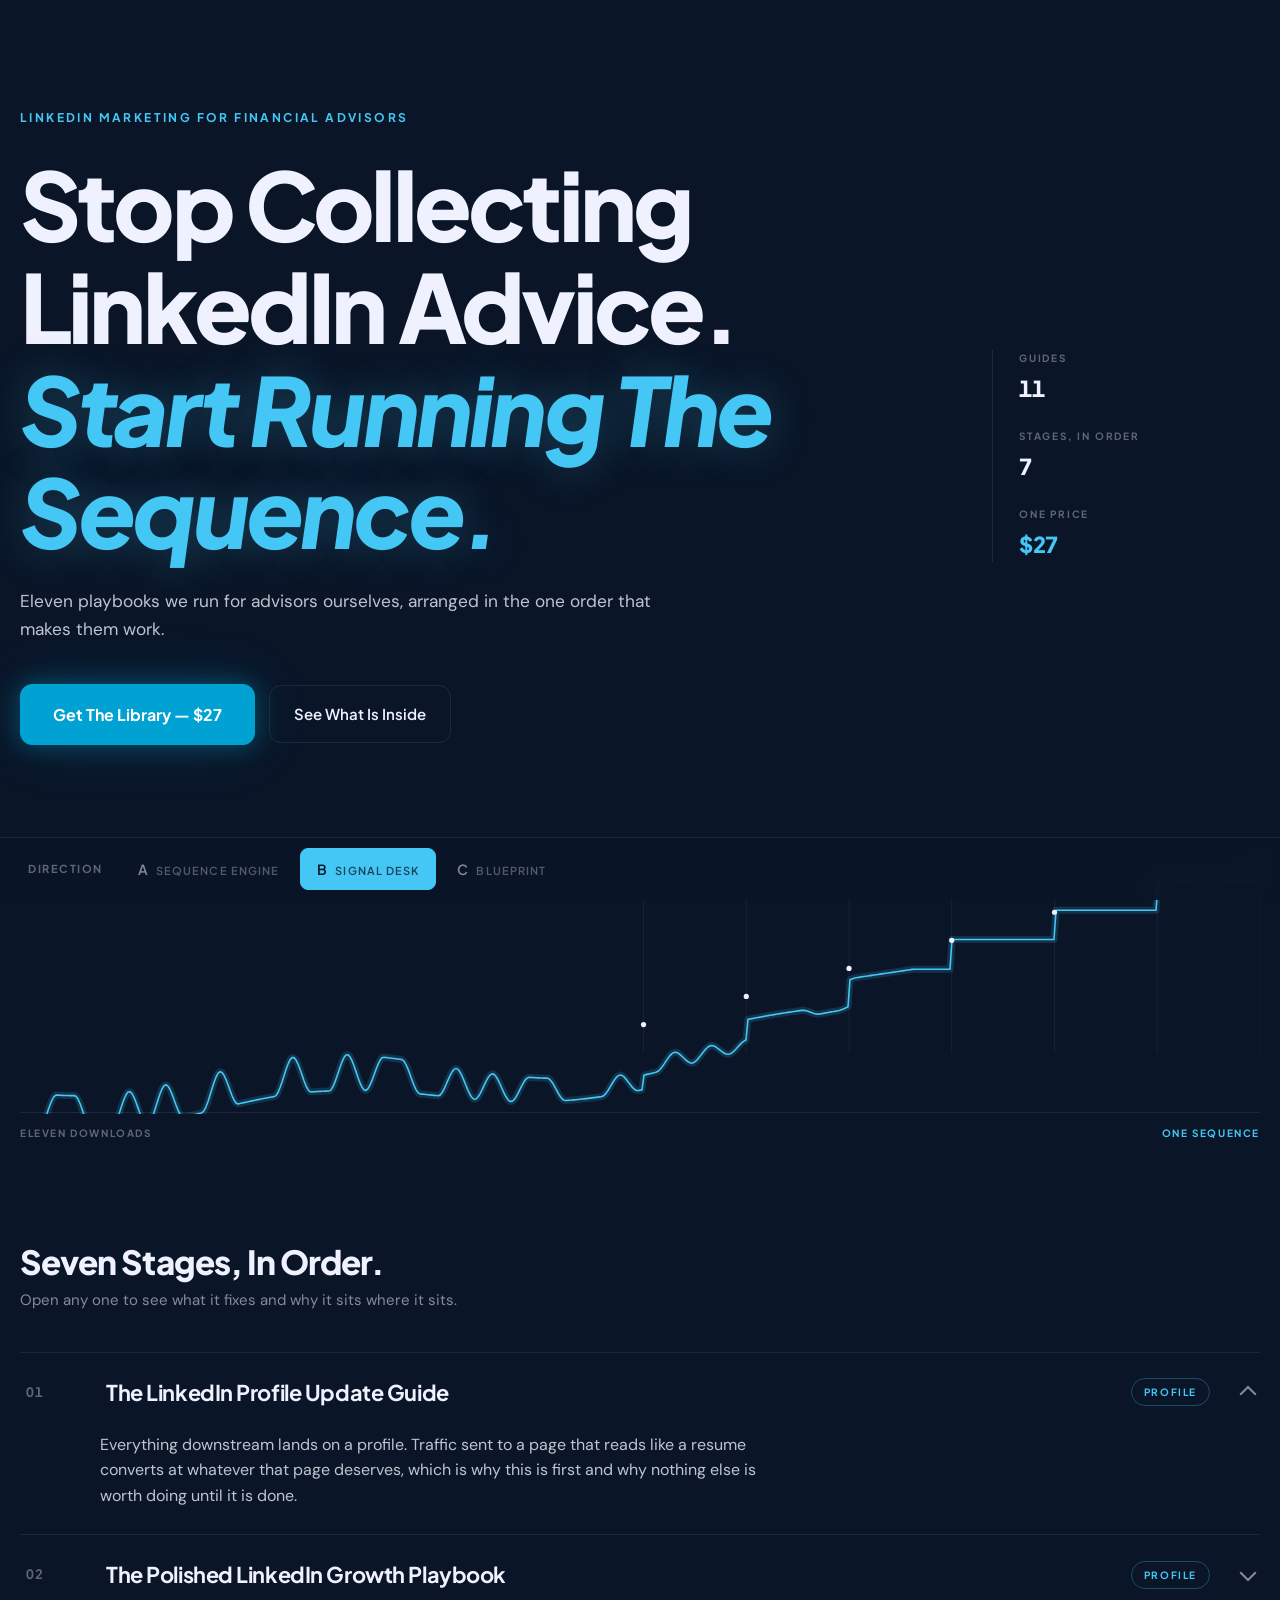
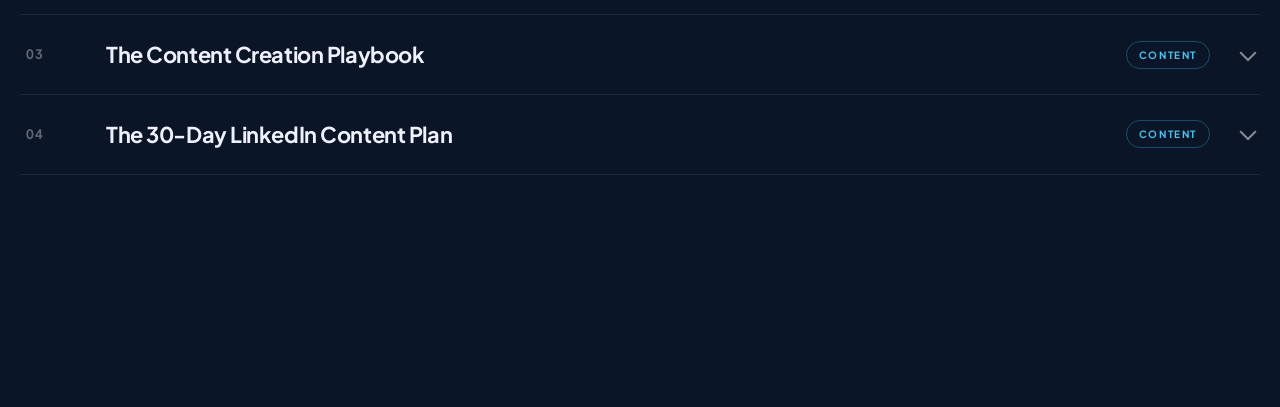
<file: concepts/b.html>
<!doctype html>
<html lang="en">
<head>
<meta charset="utf-8">
<meta name="viewport" content="width=device-width, initial-scale=1">
<title>Direction B — Signal Desk</title>
<meta name="description" content="Concept direction B for the Trained Advisor Library: an editorial console where a live signal trace resolves from noise into an ordered sequence.">
<link rel="preconnect" href="https://fonts.googleapis.com">
<link rel="preconnect" href="https://fonts.gstatic.com" crossorigin>
<link href="https://fonts.googleapis.com/css2?family=Plus+Jakarta+Sans:ital,wght@0,500;0,600;0,700;0,800;1,800&family=DM+Sans:opsz,wght@9..40,300;9..40,400;9..40,500;9..40,600;9..40,700&display=swap" rel="stylesheet">
<link rel="stylesheet" href="concept.css">
<style>
body { background: var(--ta-bg-deep); }

.hero { position: relative; padding: 108px 0 0; overflow: hidden; }
.hero .wrap { position: relative; z-index: 2; }
.hero .grid {
  display: grid; grid-template-columns: minmax(0, 1fr) 268px;
  gap: clamp(28px, 5vw, 76px); align-items: end;
}
.hero h1 { font-size: clamp(46px, 7.4vw, 116px); letter-spacing: -0.04em; max-width: 13ch; }
.hero h1 em { display: block; }

/* right rail — the desk's own instrument panel */
.rail { border-left: 1px solid var(--ta-border); padding-left: 26px; }
.rail dl { margin: 0; display: grid; gap: 22px; }
.rail dt {
  font-family: var(--ta-font-head); font-size: 10px; font-weight: 700;
  letter-spacing: .18em; text-transform: uppercase; color: var(--ta-dim); margin-bottom: 5px;
}
.rail dd {
  margin: 0; font-family: var(--ta-font-head); font-size: 22px; font-weight: 800;
  color: var(--ta-heading); font-variant-numeric: tabular-nums; letter-spacing: -0.02em;
}
.rail dd b { color: var(--ta-accent); font-weight: 800; }

/* the trace — noise on the left, an ordered climb on the right */
.trace { position: relative; margin-top: clamp(38px, 5vw, 62px); }
#wave { width: 100%; height: clamp(190px, 24vw, 320px); }
.trace .labs {
  display: flex; justify-content: space-between;
  border-top: 1px solid var(--ta-border); padding-top: 12px; margin-top: -2px;
}
.trace .labs span {
  font-family: var(--ta-font-head); font-size: 10px; font-weight: 700;
  letter-spacing: .16em; text-transform: uppercase; color: var(--ta-dim);
}
.trace .labs span:last-child { color: var(--ta-accent); }

/* console rows — the eleven guides as a working list, no card grid */
.desk { padding: clamp(60px, 8vw, 104px) 0 140px; }
.desk h2 { font-size: clamp(24px, 2.6vw, 34px); margin-bottom: 8px; }
.desk .sub { color: var(--ta-muted); font-size: 15px; margin: 0 0 40px; }
.rows { border-top: 1px solid var(--ta-border); }
.row { border-bottom: 1px solid var(--ta-border); }
.row > button {
  all: unset; box-sizing: border-box; cursor: pointer;
  display: grid; grid-template-columns: 62px minmax(0,1fr) auto 26px;
  align-items: center; gap: 18px; width: 100%; padding: 22px 6px;
  transition: background .18s var(--ta-ease), padding-left .18s var(--ta-ease);
}
.row > button:hover { background: rgba(68,199,244,.045); padding-left: 14px; }
.row > button:focus-visible { outline: 2px solid var(--ta-accent); outline-offset: -2px; }
.row .num {
  font-family: var(--ta-font-head); font-size: 13px; font-weight: 700;
  color: var(--ta-dim); font-variant-numeric: tabular-nums; letter-spacing: .06em;
}
.row .ttl {
  font-family: var(--ta-font-head); font-size: clamp(17px, 1.7vw, 22px);
  font-weight: 700; color: var(--ta-heading); letter-spacing: -0.02em;
}
.row .tag {
  font-family: var(--ta-font-head); font-size: 10px; font-weight: 700;
  letter-spacing: .16em; text-transform: uppercase; color: var(--ta-accent);
  border: 1px solid rgba(68,199,244,.3); border-radius: 100px; padding: 5px 12px;
  white-space: nowrap;
}
.row .chev { width: 12px; height: 12px; border-right: 2px solid var(--ta-muted); border-bottom: 2px solid var(--ta-muted);
  transform: rotate(45deg); transition: transform .25s var(--ta-ease); justify-self: end; margin-bottom: 4px; }
.row[data-open="1"] .chev { transform: rotate(225deg); margin-bottom: -4px; }
.row .body { display: grid; grid-template-rows: 0fr; transition: grid-template-rows .32s var(--ta-ease); }
.row[data-open="1"] .body { grid-template-rows: 1fr; }
.row .body > div { overflow: hidden; }
.row .body p { margin: 0; padding: 0 6px 26px 80px; max-width: 68ch; color: var(--ta-body); }

@media (max-width: 860px) {
  .hero .grid { grid-template-columns: 1fr; align-items: start; }
  .rail { border-left: 0; border-top: 1px solid var(--ta-border); padding-left: 0; padding-top: 26px; }
  .rail dl { grid-template-columns: repeat(3, 1fr); gap: 16px; }
  .row > button { grid-template-columns: 40px minmax(0,1fr) 20px; gap: 12px; row-gap: 10px; }
  .row .tag { grid-column: 2 / 3; justify-self: start; }
  .row .body p { padding-left: 52px; }
}
</style>
</head>
<body>

<main>
  <section class="hero">
    <div class="wrap">
      <p class="eyebrow">LinkedIn Marketing For Financial Advisors</p>
      <div class="grid">
        <h1>Stop Collecting LinkedIn Advice.<em>Start Running The Sequence.</em></h1>
        <div class="rail">
          <dl>
            <div><dt>Guides</dt><dd>11</dd></div>
            <div><dt>Stages, In Order</dt><dd>7</dd></div>
            <div><dt>One Price</dt><dd><b>$27</b></dd></div>
          </dl>
        </div>
      </div>
      <p class="lede">Eleven playbooks we run for advisors ourselves, arranged in the one order that makes them work.</p>
      <div class="cta-row">
        <a class="btn" href="#desk">Get The Library — $27</a>
        <a class="btn-ghost" href="#desk">See What Is Inside</a>
      </div>
      <div class="trace">
        <canvas id="wave" aria-hidden="true"></canvas>
        <div class="labs"><span>Eleven Downloads</span><span>One Sequence</span></div>
      </div>
    </div>
  </section>

  <section class="desk" id="desk">
    <div class="wrap">
      <h2>Seven Stages, In Order.</h2>
      <p class="sub">Open any one to see what it fixes and why it sits where it sits.</p>
      <div class="rows">
        <div class="row" data-open="1">
          <button type="button" aria-expanded="true">
            <span class="num">01</span>
            <span class="ttl">The LinkedIn Profile Update Guide</span>
            <span class="tag">Profile</span>
            <span class="chev" aria-hidden="true"></span>
          </button>
          <div class="body"><div><p>Everything downstream lands on a profile. Traffic sent to a page that reads like a resume converts at whatever that page deserves, which is why this is first and why nothing else is worth doing until it is done.</p></div></div>
        </div>
        <div class="row">
          <button type="button" aria-expanded="false">
            <span class="num">02</span>
            <span class="ttl">The Polished LinkedIn Growth Playbook</span>
            <span class="tag">Profile</span>
            <span class="chev" aria-hidden="true"></span>
          </button>
          <div class="body"><div><p>The settings, the header, the featured section and the proof placement that make a stranger stay past four seconds.</p></div></div>
        </div>
        <div class="row">
          <button type="button" aria-expanded="false">
            <span class="num">03</span>
            <span class="ttl">The Content Creation Playbook</span>
            <span class="tag">Content</span>
            <span class="chev" aria-hidden="true"></span>
          </button>
          <div class="body"><div><p>What to write once the profile can hold the attention it earns. Formats, angles and the hook work that decides whether anyone reads the second line.</p></div></div>
        </div>
        <div class="row">
          <button type="button" aria-expanded="false">
            <span class="num">04</span>
            <span class="ttl">The 30-Day LinkedIn Content Plan</span>
            <span class="tag">Content</span>
            <span class="chev" aria-hidden="true"></span>
          </button>
          <div class="body"><div><p>Thirty days already decided, so the daily question stops being what to post.</p></div></div>
        </div>
      </div>
    </div>
  </section>
</main>

<nav class="sw" aria-label="Concept directions">
  <b>Direction</b>
  <a href="a.html">A <span>Sequence Engine</span></a>
  <a href="b.html" aria-current="page">B <span>Signal Desk</span></a>
  <a href="c.html">C <span>Blueprint</span></a>
</nav>

<script>
(function () {
  // ── expanding console rows
  document.querySelectorAll('.row > button').forEach(function (b) {
    b.addEventListener('click', function () {
      var row = b.parentElement, open = row.dataset.open === '1';
      row.dataset.open = open ? '0' : '1';
      b.setAttribute('aria-expanded', open ? 'false' : 'true');
    });
  });

  // ── the trace: noise on the left, an ordered climb on the right
  var cv = document.getElementById('wave'), ctx = cv.getContext('2d');
  var reduced = window.matchMedia('(prefers-reduced-motion: reduce)').matches;
  var W = 0, H = 0, DPR = Math.min(window.devicePixelRatio || 1, 2);

  function size() {
    W = cv.clientWidth; H = cv.clientHeight;
    cv.width = W * DPR; cv.height = H * DPR;
    ctx.setTransform(DPR, 0, 0, DPR, 0, 0);
  }
  window.addEventListener('resize', size); size();

  // deterministic value noise so the left half is messy but never flickers randomly
  function vn(x, seed) {
    var i = Math.floor(x), f = x - i;
    function h(n) { n = (n << 13) ^ n; return 1 - ((n * (n * n * 15731 + 789221) + 1376312589 & 0x7fffffff) / 1073741824); }
    var a = h(i + seed * 977), b = h(i + 1 + seed * 977);
    var u = f * f * (3 - 2 * f);
    return a * (1 - u) + b * u;
  }

  var STEPS = 7, t = 0;
  function frame() {
    if (!reduced) t += 0.0055;
    ctx.clearRect(0, 0, W, H);
    var base = H * 0.80, top = H * 0.16;

    // horizon + the seven stage gridlines, right half only
    ctx.strokeStyle = 'rgba(255,255,255,0.055)'; ctx.lineWidth = 1;
    for (var s = 1; s <= STEPS; s++) {
      var gx = W * 0.42 + (W * 0.58) * (s / STEPS);
      ctx.beginPath(); ctx.moveTo(gx, top); ctx.lineTo(gx, base); ctx.stroke();
    }

    for (var pass = 0; pass < 2; pass++) {
      ctx.beginPath();
      for (var px = 0; px <= W; px += 2) {
        var u = px / W;
        // order ramps in across the middle: chaos left, stepped climb right
        var order = Math.max(0, Math.min(1, (u - 0.26) / 0.46));
        var noise = (vn(px * 0.055, 1) * 0.62 + vn(px * 0.17, 2) * 0.38);
        var drift = Math.sin(px * 0.012 + t * 2.0) * 0.35;
        var chaos = (noise + drift) * (1 - order);
        var stair = Math.floor(Math.max(0, u - 0.42) / 0.58 * STEPS) / STEPS;
        var climb = -stair * order;
        var breathe = Math.sin(t * 1.4 + stair * 5.0) * 0.012 * order;
        var y = base + (chaos * 0.30 + climb + breathe) * (base - top);
        px === 0 ? ctx.moveTo(px, y) : ctx.lineTo(px, y);
      }
      if (pass === 0) { // one soft underlay for presence, one crisp line on top
        ctx.strokeStyle = 'rgba(68,199,244,0.16)'; ctx.lineWidth = 7;
      } else {
        ctx.strokeStyle = '#44C7F4'; ctx.lineWidth = 1.6;
      }
      ctx.lineJoin = 'round'; ctx.lineCap = 'round'; ctx.stroke();
    }

    // a marker where each stage lands
    for (var s = 1; s <= STEPS; s++) {
      var gx = W * 0.42 + (W * 0.58) * (s / STEPS);
      var gy = base + (-(s / STEPS)) * (base - top);
      ctx.beginPath(); ctx.arc(gx, gy, 2.6, 0, 6.284);
      ctx.fillStyle = '#EFF1FF'; ctx.fill();
    }
    requestAnimationFrame(frame);
  }
  requestAnimationFrame(frame);
})();
</script>
</body>
</html>
</file>
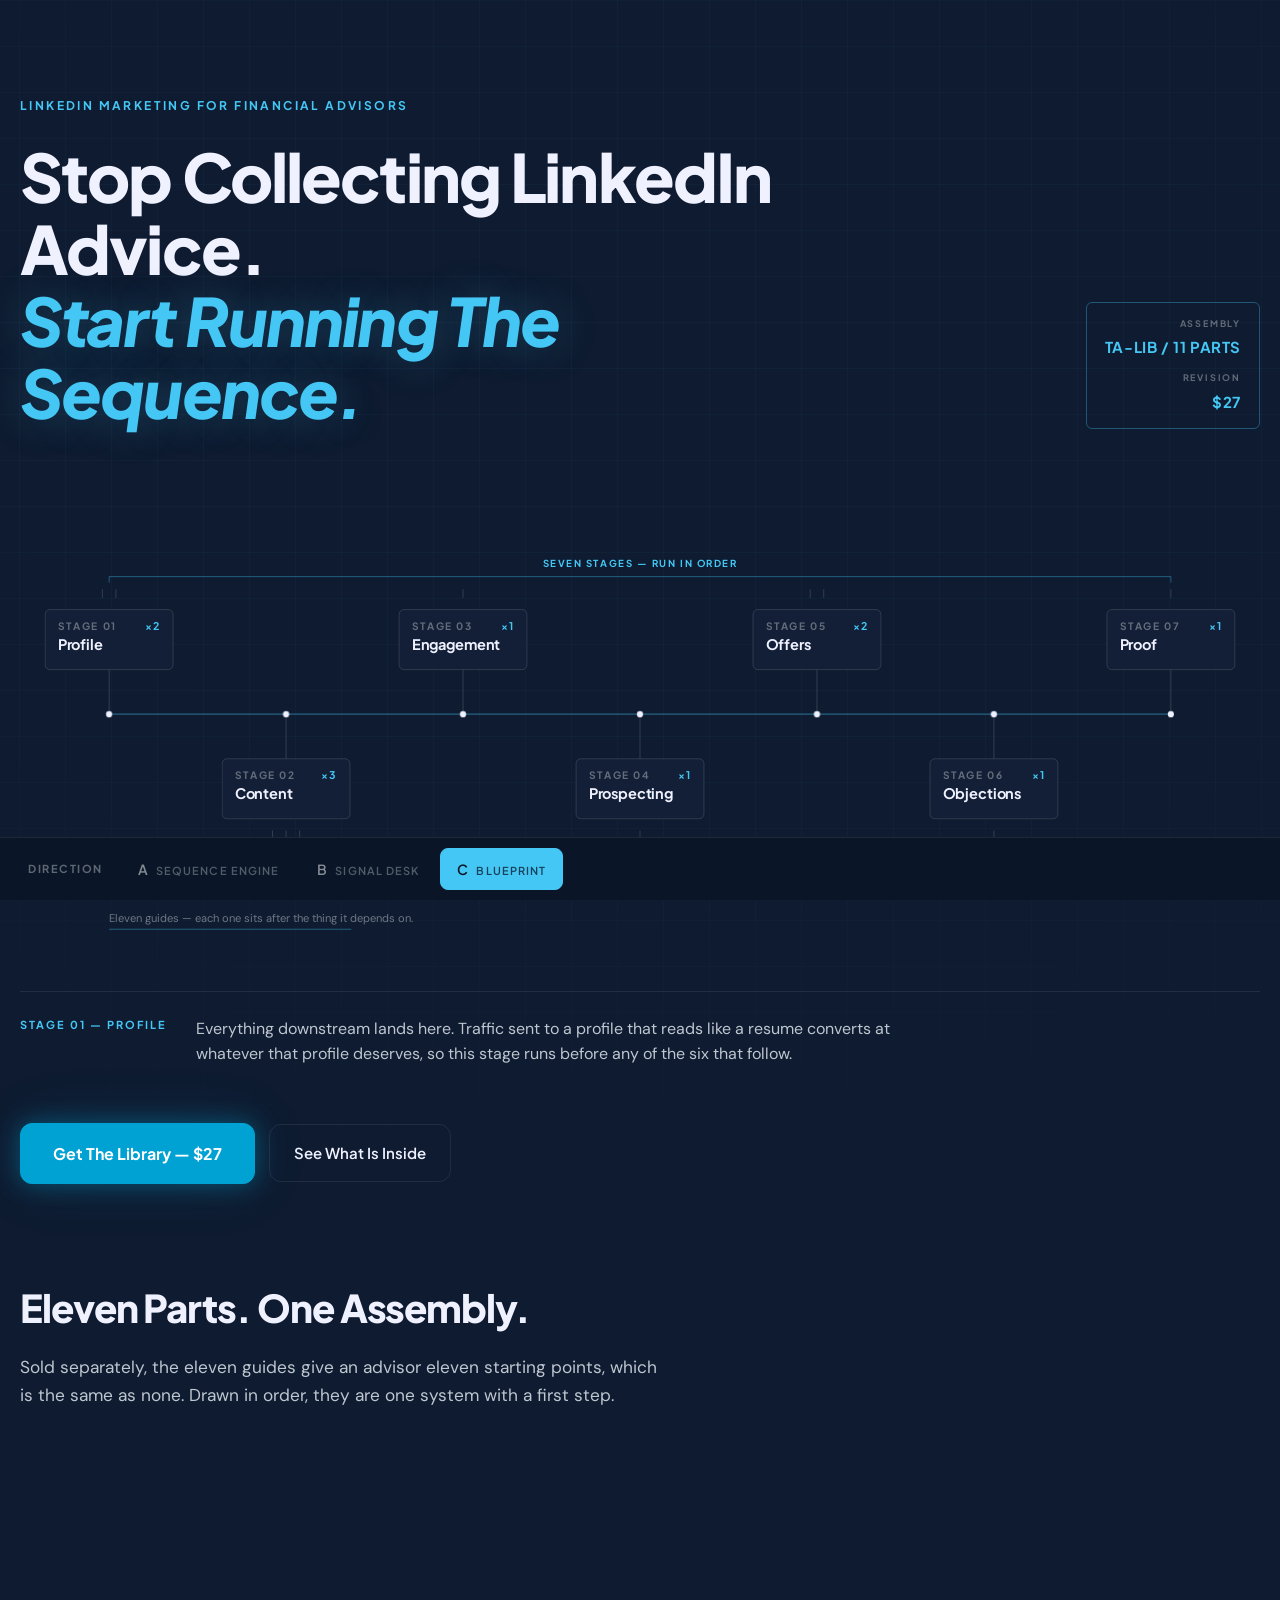
<file: concepts/c.html>
<!doctype html>
<html lang="en">
<head>
<meta charset="utf-8">
<meta name="viewport" content="width=device-width, initial-scale=1">
<title>Direction C — Blueprint</title>
<meta name="description" content="Concept direction C for the Trained Advisor Library: the acquisition system drawn as a technical schematic that plots itself.">
<link rel="preconnect" href="https://fonts.googleapis.com">
<link rel="preconnect" href="https://fonts.gstatic.com" crossorigin>
<link href="https://fonts.googleapis.com/css2?family=Plus+Jakarta+Sans:ital,wght@0,500;0,600;0,700;0,800;1,800&family=DM+Sans:opsz,wght@9..40,300;9..40,400;9..40,500;9..40,600;9..40,700&display=swap" rel="stylesheet">
<link rel="stylesheet" href="concept.css">
<style>
body { background: var(--ta-bg); }

/* the drawing sheet */
.sheet {
  position: relative; padding: 96px 0 0;
  background-image:
    linear-gradient(rgba(68,199,244,.035) 1px, transparent 1px),
    linear-gradient(90deg, rgba(68,199,244,.035) 1px, transparent 1px);
  background-size: 46px 46px;
  background-position: center top;
}
.sheet::after {
  content: ''; position: absolute; inset: 0; pointer-events: none;
  background: radial-gradient(120% 78% at 50% 34%, transparent 42%, var(--ta-bg) 88%);
}
.sheet .wrap { position: relative; z-index: 2; }

.head { display: grid; grid-template-columns: minmax(0,1fr) auto; gap: 40px; align-items: end; }
.head h1 { font-size: clamp(40px, 5.2vw, 78px); max-width: 16ch; }
.head h1 em { display: block; }
.stamp {
  border: 1px solid rgba(68,199,244,.35); border-radius: 6px;
  padding: 14px 18px; text-align: right;
}
.stamp .k {
  font-family: var(--ta-font-head); font-size: 9px; font-weight: 700;
  letter-spacing: .2em; text-transform: uppercase; color: var(--ta-dim); display: block;
}
.stamp .v {
  font-family: var(--ta-font-head); font-size: 15px; font-weight: 700;
  color: var(--ta-accent); letter-spacing: .04em; display: block; margin-top: 4px;
}

/* the schematic */
.plan { margin: clamp(26px, 3.4vw, 44px) 0 0; min-height: 420px; }
.plan svg { width: 100%; height: auto; display: block; overflow: visible; }
.plan .draw { stroke-dasharray: var(--len); stroke-dashoffset: var(--len); animation: plot 1.1s var(--ta-ease) forwards; animation-delay: var(--d, 0s); }
@keyframes plot { to { stroke-dashoffset: 0; } }
.plan .fade { opacity: 0; animation: appear .5s var(--ta-ease) forwards; animation-delay: var(--d, 0s); }
@keyframes appear { to { opacity: 1; } }
@media (prefers-reduced-motion: reduce) {
  .plan .draw { stroke-dashoffset: 0; animation: none; }
  .plan .fade { opacity: 1; animation: none; }
}

.plan .stage { cursor: pointer; }
.plan .stage .hit { fill: transparent; }
.plan .stage .box { fill: #121F36; stroke: rgba(255,255,255,.14); transition: stroke .2s var(--ta-ease), fill .2s var(--ta-ease); }
.plan .stage .lbl { fill: #EFF1FF; font-family: var(--ta-font-head); font-weight: 700; font-size: 15px; letter-spacing: -.01em; }
.plan .stage .idx { fill: rgba(255,255,255,.35); font-family: var(--ta-font-head); font-weight: 700; font-size: 10.5px; letter-spacing: .16em; }
.plan .stage .cnt { fill: #44C7F4; font-family: var(--ta-font-head); font-weight: 700; font-size: 11px; letter-spacing: .1em; }
.plan .stage:hover .box, .plan .stage:focus-visible .box { stroke: #44C7F4; fill: #16263F; }
.plan .stage:focus-visible { outline: none; }
.plan .spine { stroke: rgba(68,199,244,.42); stroke-width: 1.4; fill: none; }
.plan .drop { stroke: rgba(255,255,255,.16); stroke-width: 1; fill: none; }
.plan .dim { stroke: rgba(68,199,244,.4); stroke-width: 1; fill: none; }
.plan .dimtxt { fill: #44C7F4; font-family: var(--ta-font-head); font-weight: 700; font-size: 10px; letter-spacing: .16em; }
.plan .note { fill: rgba(255,255,255,.4); font-family: var(--ta-font-body); font-size: 11.5px; }
.plan .runner { fill: #EFF1FF; }

.detail {
  margin-top: 34px; border-top: 1px solid var(--ta-border); padding-top: 24px;
  display: grid; grid-template-columns: 150px minmax(0,1fr); gap: 26px; align-items: start;
  min-height: 92px;
}
.detail .who {
  font-family: var(--ta-font-head); font-size: 11px; font-weight: 700;
  letter-spacing: .18em; text-transform: uppercase; color: var(--ta-accent);
}
.detail p { margin: 0; max-width: 64ch; }

.closing { padding: clamp(70px, 8vw, 110px) 0 140px; }

@media (max-width: 860px) {
  .head { grid-template-columns: 1fr; align-items: start; }
  .stamp { text-align: left; justify-self: start; }
  .detail { grid-template-columns: 1fr; gap: 10px; }
}
</style>
</head>
<body>

<main>
  <section class="sheet">
    <div class="wrap">
      <p class="eyebrow">LinkedIn Marketing For Financial Advisors</p>
      <div class="head">
        <h1>Stop Collecting LinkedIn Advice.<em>Start Running The Sequence.</em></h1>
        <div class="stamp">
          <span class="k">Assembly</span><span class="v">TA-LIB / 11 PARTS</span>
          <span class="k" style="margin-top:12px">Revision</span><span class="v">$27</span>
        </div>
      </div>

      <div class="plan"><svg id="plan" viewBox="0 0 1280 500" role="img"
        aria-label="Schematic of the seven-stage sequence: Profile, Content, Engagement, Prospecting, Offers, Objections and Proof, carrying eleven guides in order."></svg></div>

      <div class="detail" id="detail">
        <div class="who" id="dWho">Stage 01 — Profile</div>
        <p id="dTxt">Everything downstream lands here. Traffic sent to a profile that reads like a resume converts at whatever that profile deserves, so this stage runs before any of the six that follow.</p>
      </div>

      <div class="cta-row">
        <a class="btn" href="#close">Get The Library — $27</a>
        <a class="btn-ghost" href="#close">See What Is Inside</a>
      </div>
    </div>
  </section>

  <section class="closing" id="close">
    <div class="wrap">
      <h2 style="font-size:clamp(26px,3vw,42px);max-width:20ch">Eleven Parts. One Assembly.</h2>
      <p class="lede">Sold separately, the eleven guides give an advisor eleven starting points, which is the same as none. Drawn in order, they are one system with a first step.</p>
    </div>
  </section>
</main>

<nav class="sw" aria-label="Concept directions">
  <b>Direction</b>
  <a href="a.html">A <span>Sequence Engine</span></a>
  <a href="b.html">B <span>Signal Desk</span></a>
  <a href="c.html" aria-current="page">C <span>Blueprint</span></a>
</nav>

<script>
(function () {
  var NS = 'http://www.w3.org/2000/svg';
  var svg = document.getElementById('plan');
  if (!svg) return;

  var STAGES = [
    { n: 'Profile',     g: 2, t: 'Everything downstream lands here. Traffic sent to a profile that reads like a resume converts at whatever that profile deserves, so this stage runs before any of the six that follow.' },
    { n: 'Content',     g: 3, t: 'What to write once the profile can hold the attention it earns. Three guides, because this is where most advisors stall and quit.' },
    { n: 'Engagement',  g: 1, t: 'Posting is half of it. This is the half that puts a name in front of the same people repeatedly without asking them for anything yet.' },
    { n: 'Prospecting', g: 1, t: 'Only now does reaching out cost nothing to send. The profile holds, the content proves, so the message lands on a warm reader.' },
    { n: 'Offers',      g: 2, t: 'What you actually say when someone replies. Two guides: how to shape the offer, and how to score the one you have.' },
    { n: 'Objections',  g: 1, t: 'The four answers that come back most, and the language that keeps a conversation alive past them.' },
    { n: 'Proof',       g: 1, t: 'The questions that turn a happy client into the asset that shortens every conversation after it.' }
  ];

  function el(t, a) { var e = document.createElementNS(NS, t); for (var k in a) e.setAttribute(k, a[k]); return e; }
  function len(p) { try { return p.getTotalLength(); } catch (e) { return 900; } }

  var W = 1280, L = 92, R = 1188, Y = 250, GAP = (R - L) / (STAGES.length - 1);
  var BW = 132, BH = 62, d = 0;

  // ── dimension line across the whole assembly
  var dimY = 108;
  var dim = el('path', { class: 'dim draw', d: 'M' + L + ' ' + (dimY + 6) + ' V' + dimY + ' H' + R + ' V' + (dimY + 6) });
  svg.appendChild(dim); dim.style.setProperty('--len', len(dim)); dim.style.setProperty('--d', '.15s');
  var dt = el('text', { class: 'dimtxt fade', x: W / 2, y: dimY - 10, 'text-anchor': 'middle' });
  dt.textContent = 'SEVEN STAGES — RUN IN ORDER'; svg.appendChild(dt); dt.style.setProperty('--d', '.9s');

  // ── the spine
  var spine = el('path', { class: 'spine draw', d: 'M' + L + ' ' + Y + ' H' + R });
  svg.appendChild(spine); spine.style.setProperty('--len', len(spine)); spine.style.setProperty('--d', '.3s');

  var nodes = [];
  STAGES.forEach(function (s, i) {
    var x = L + GAP * i, up = i % 2 === 0, by = up ? Y - 46 - BH : Y + 46;
    d = 0.55 + i * 0.11;

    var drop = el('path', { class: 'drop draw', d: 'M' + x + ' ' + Y + ' V' + (up ? by + BH : by) });
    svg.appendChild(drop); drop.style.setProperty('--len', len(drop)); drop.style.setProperty('--d', d + 's');

    var g = el('g', { class: 'stage fade', tabindex: '0', role: 'button',
      'aria-label': 'Stage ' + (i + 1) + ', ' + s.n });
    g.style.setProperty('--d', (d + 0.12) + 's');

    g.appendChild(el('rect', { class: 'box', x: x - BW / 2, y: by, width: BW, height: BH, rx: 5 }));
    var idx = el('text', { class: 'idx', x: x - BW / 2 + 13, y: by + 21 });
    idx.textContent = 'STAGE ' + String(i + 1).padStart(2, '0'); g.appendChild(idx);
    var lbl = el('text', { class: 'lbl', x: x - BW / 2 + 13, y: by + 42 });
    lbl.textContent = s.n; g.appendChild(lbl);
    var cnt = el('text', { class: 'cnt', x: x + BW / 2 - 13, y: by + 21, 'text-anchor': 'end' });
    cnt.textContent = '×' + s.g; g.appendChild(cnt);
    g.appendChild(el('rect', { class: 'hit', x: x - BW / 2, y: by, width: BW, height: BH }));

    // the guide ticks — one short mark per guide in that stage
    for (var k = 0; k < s.g; k++) {
      var tx = x - (s.g - 1) * 7 + k * 14, ty = up ? by - 12 : by + BH + 12;
      var tick = el('path', { class: 'drop draw', d: 'M' + tx + ' ' + ty + ' v' + (up ? -9 : 9) });
      svg.appendChild(tick); tick.style.setProperty('--len', 9); tick.style.setProperty('--d', (d + 0.3) + 's');
    }

    svg.appendChild(g);
    nodes.push({ g: g, x: x, s: s, i: i });
  });

  // ── node markers on the spine
  STAGES.forEach(function (s, i) {
    var c = el('circle', { class: 'runner fade', cx: L + GAP * i, cy: Y, r: 3.2 });
    svg.appendChild(c); c.style.setProperty('--d', (0.6 + i * 0.11) + 's');
  });

  // ── the annotation, drawn like a leader note
  var lead = el('path', { class: 'dim draw', d: 'M' + L + ' ' + (Y + 222) + ' H' + (L + 250) });
  svg.appendChild(lead); lead.style.setProperty('--len', len(lead)); lead.style.setProperty('--d', '1.5s');
  var note = el('text', { class: 'note fade', x: L, y: Y + 214 });
  note.textContent = 'Eleven guides — each one sits after the thing it depends on.';
  svg.appendChild(note); note.style.setProperty('--d', '1.7s');

  // ── hover and keyboard select the stage, and the detail line answers
  var dWho = document.getElementById('dWho'), dTxt = document.getElementById('dTxt');
  function show(nd) {
    dWho.textContent = 'Stage ' + String(nd.i + 1).padStart(2, '0') + ' — ' + nd.s.n;
    dTxt.textContent = nd.s.t;
  }
  nodes.forEach(function (nd) {
    nd.g.addEventListener('mouseenter', function () { show(nd); });
    nd.g.addEventListener('focus', function () { show(nd); });
    nd.g.addEventListener('click', function () { show(nd); });
    nd.g.addEventListener('keydown', function (e) {
      if (e.key === 'Enter' || e.key === ' ') { e.preventDefault(); show(nd); }
    });
  });
})();
</script>
</body>
</html>
</file>
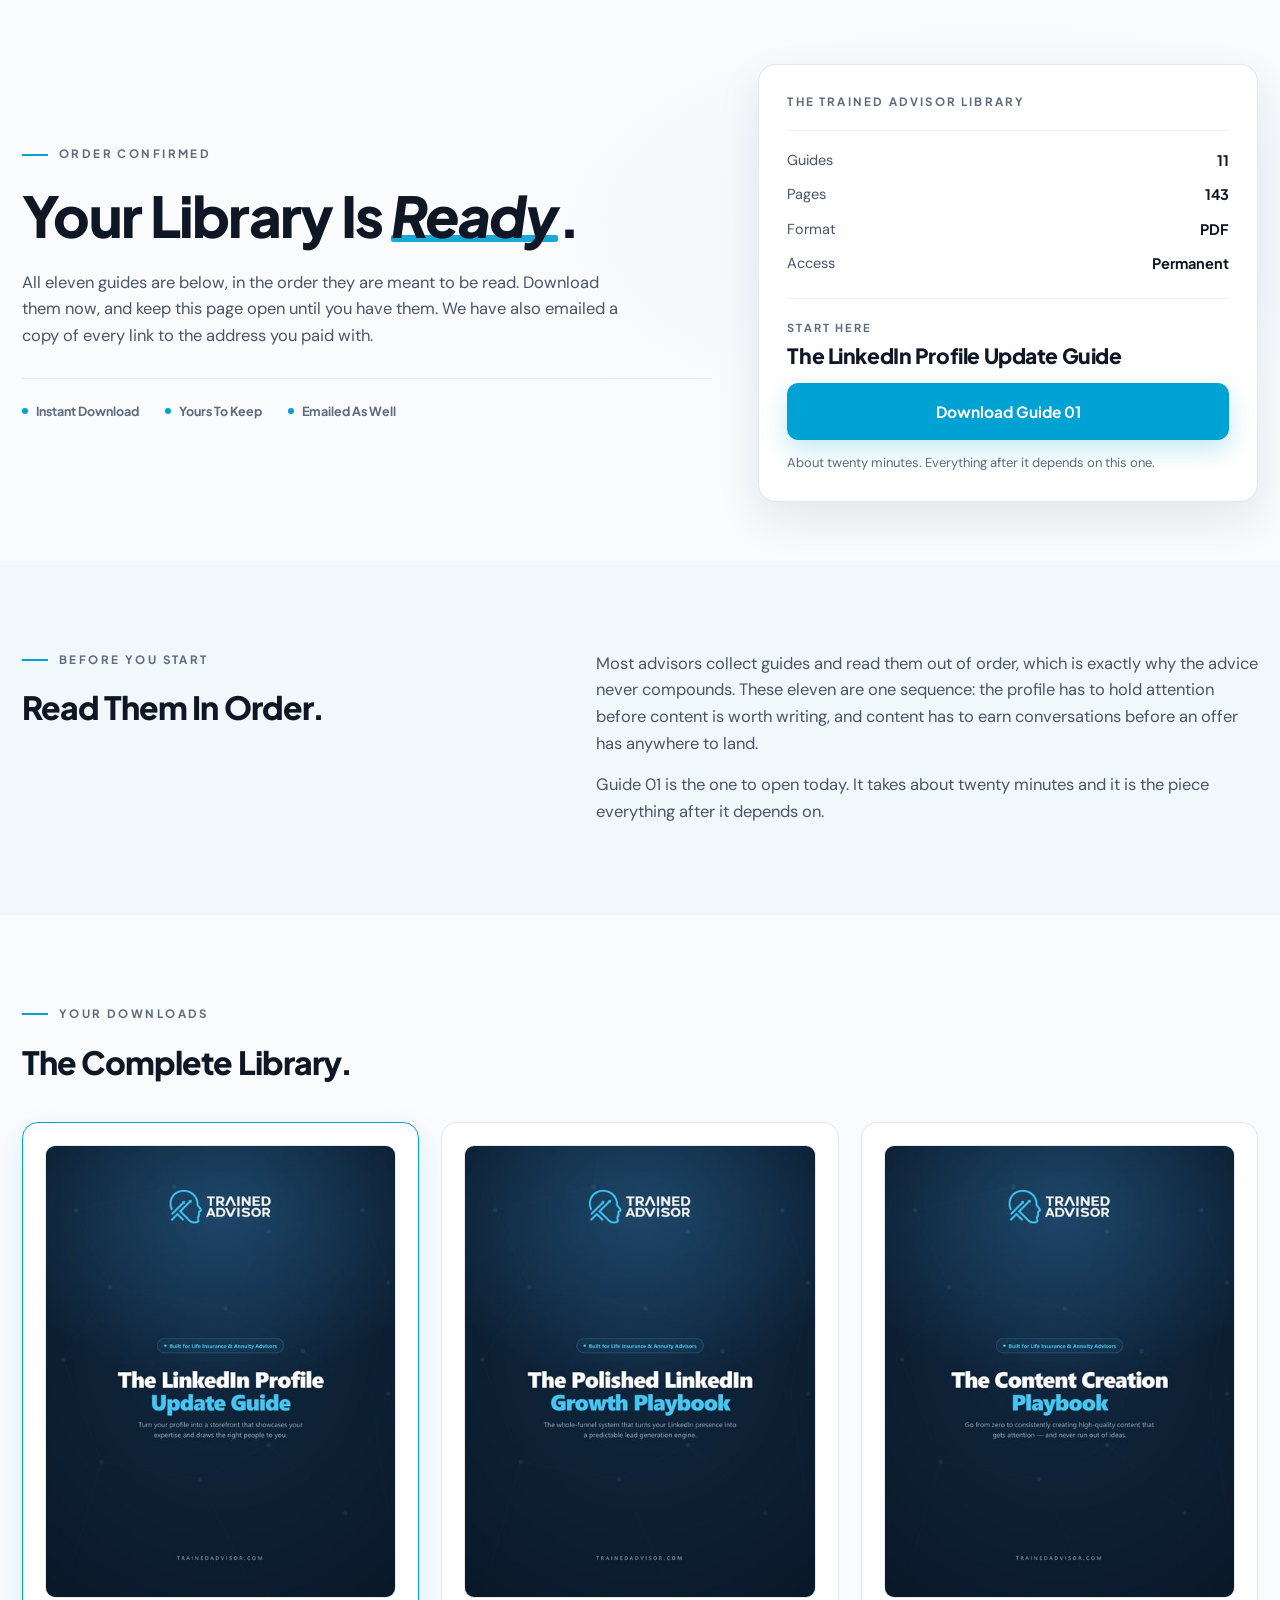
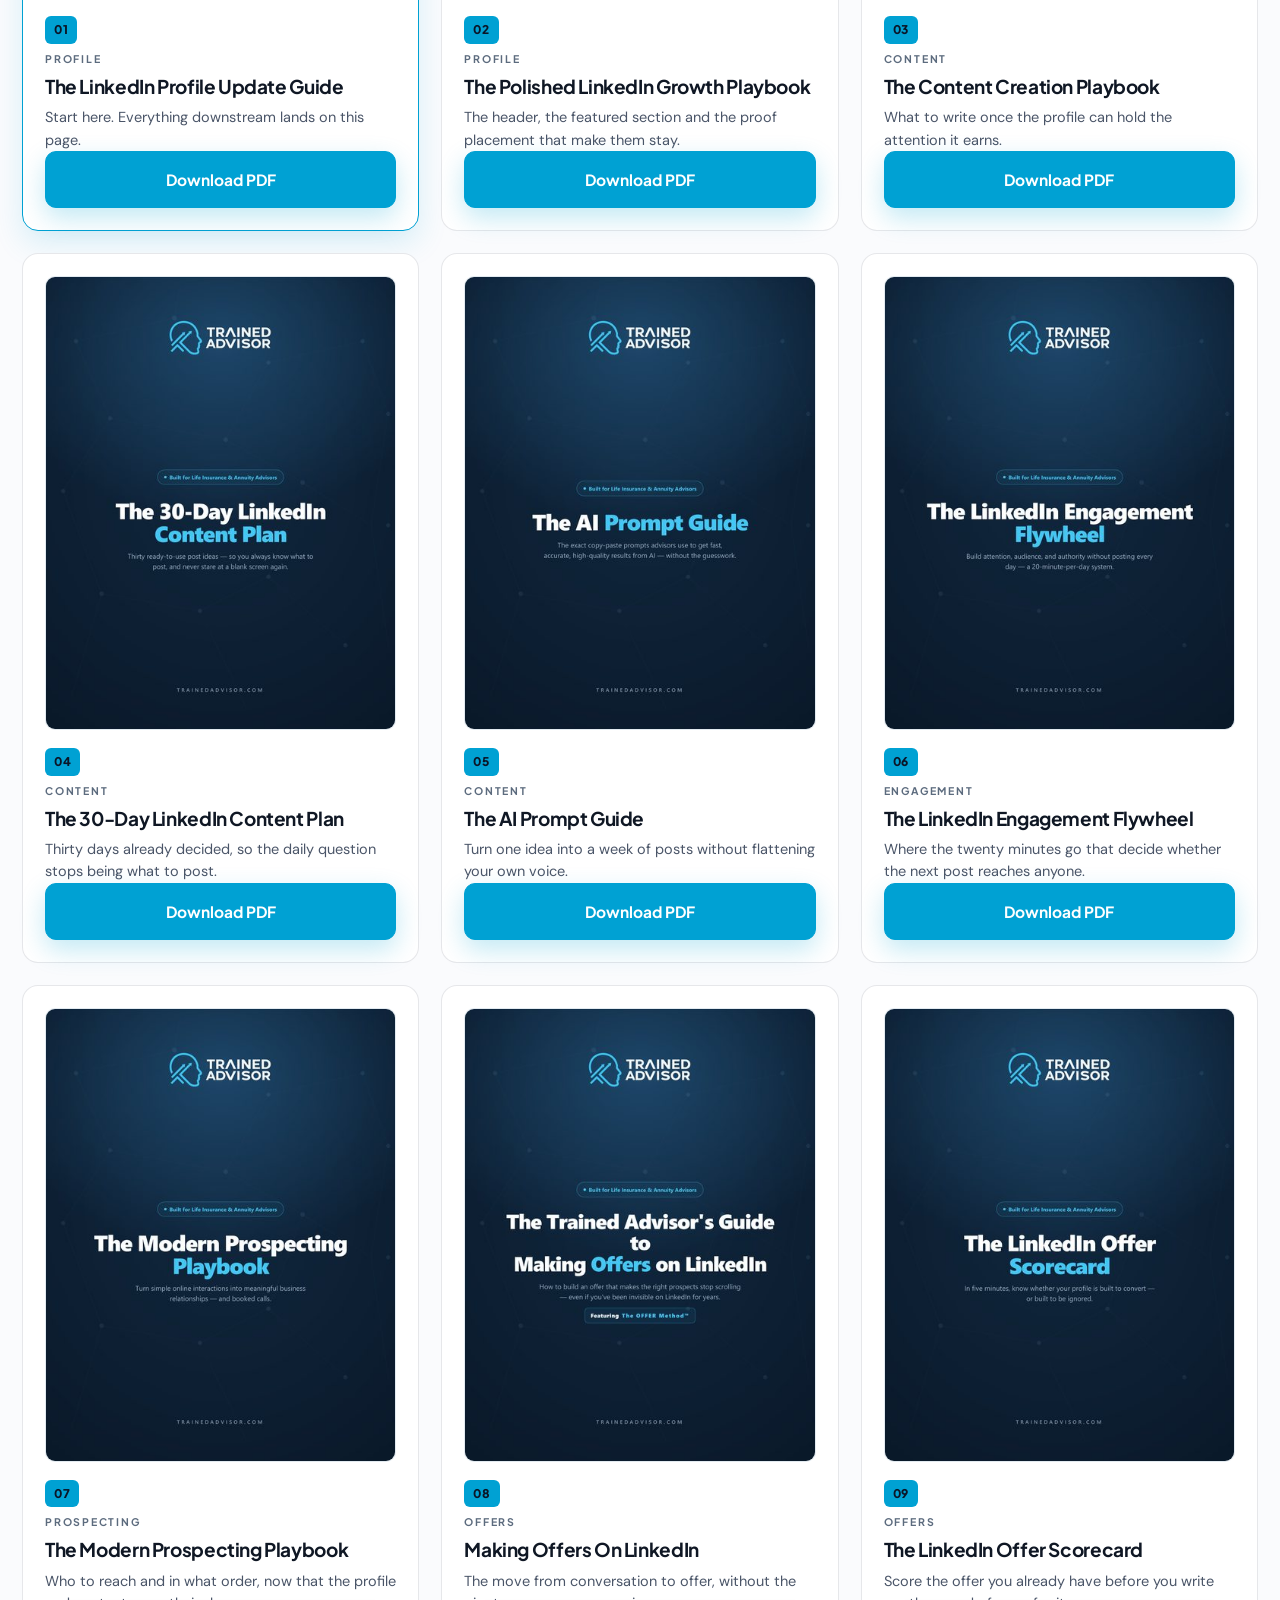
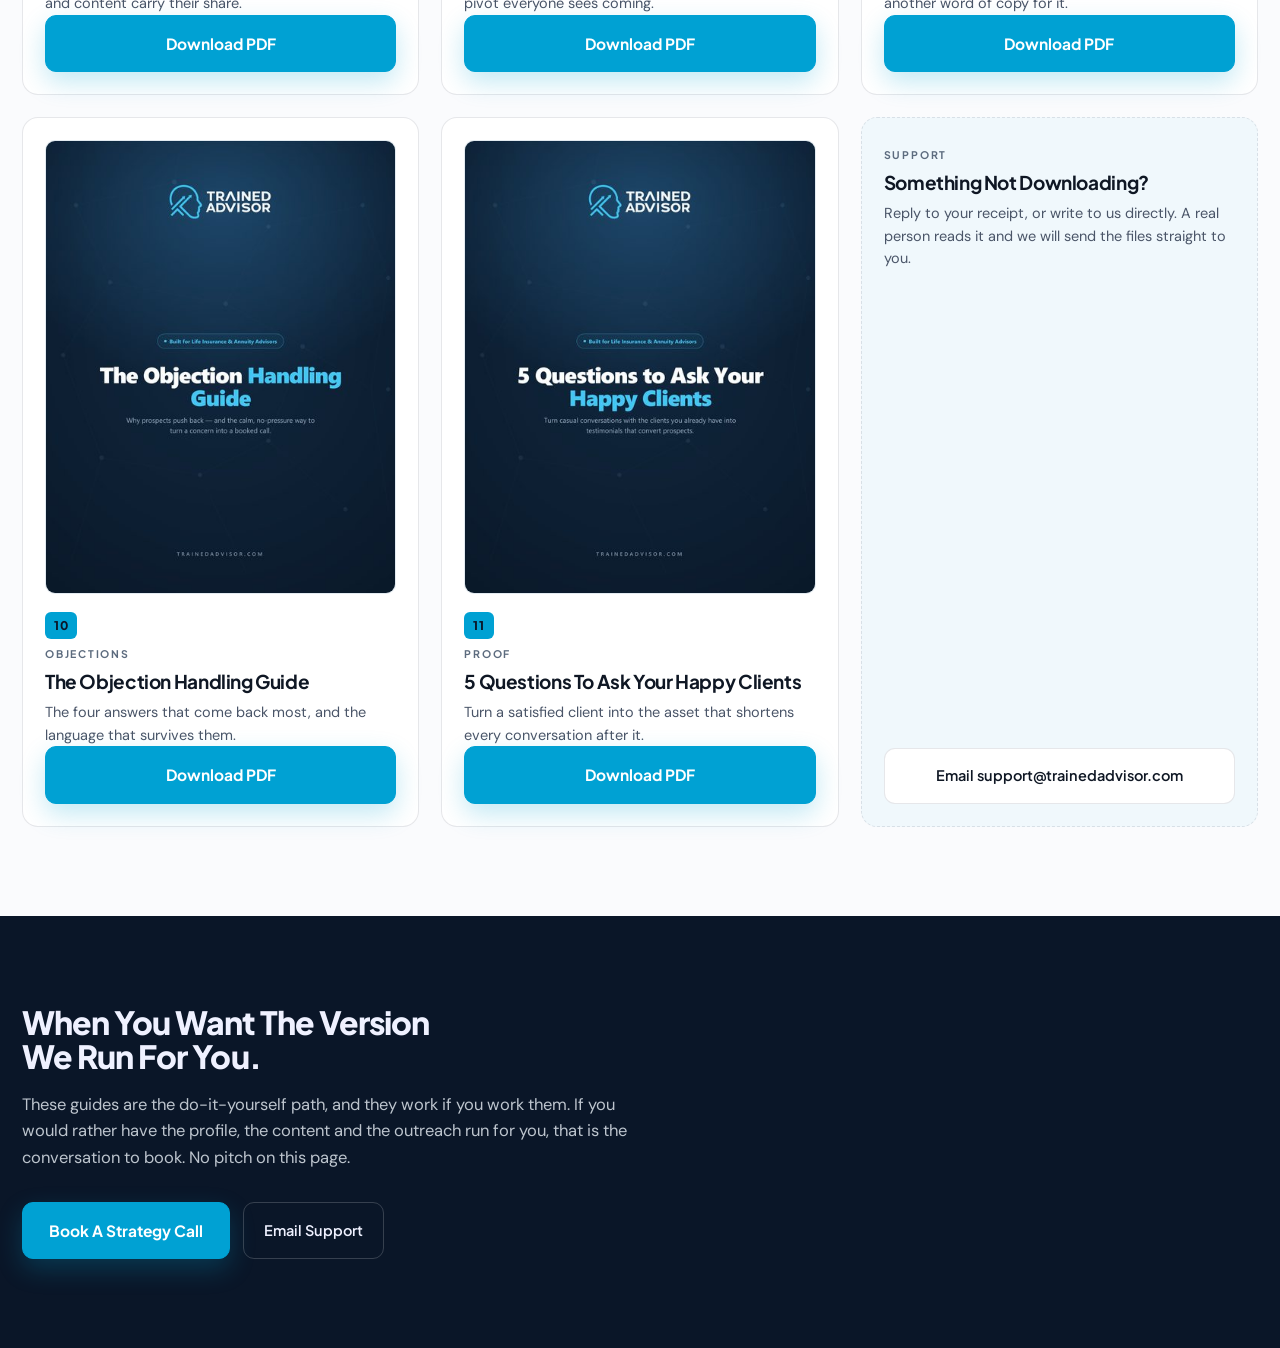
<file: delivery/_preview.html>
<!doctype html><html lang="en"><head><meta charset="utf-8"><meta name="viewport" content="width=device-width,initial-scale=1"><title>Your Library Is Ready</title><style>html,body{margin:0;padding:0}</style></head><body>
<div class="ta-lib ta-del">
<link rel="preconnect" href="https://fonts.googleapis.com">
<link rel="preconnect" href="https://fonts.gstatic.com" crossorigin>
<link href="https://fonts.googleapis.com/css2?family=Plus+Jakarta+Sans:ital,wght@0,600;0,700;0,800;1,800&amp;family=DM+Sans:opsz,wght@9..40,400;9..40,500;9..40,700&amp;display=swap" rel="stylesheet">
<style>
/* ═══ TRAINED ADVISOR CANONICAL TOKENS v1.0 — values verbatim from BRAND-BIBLE.md §7.
   Light ground per Joe 2026-09-07: no cyan clears 3:1 on light, so cyan carries
   SHAPES only and every piece of text is navy. Scoped under .ta-lib so nothing
   leaks into the page builder. No header, footer or logo — the site supplies them. */
.ta-lib {
  --bg-deep:#0A1628; --cta:#00A1D3; --cta-hover:#0088B5; --accent:#44C7F4;
  --warm:#FAFBFD; --wash:#F0F8FC;
  --ink:#0F1724; --ink-body:#4A5568; --ink-muted:#5C6B7E;
  --hair:rgba(14,27,48,.10); --hair-soft:rgba(14,27,48,.06);
  --head:'Plus Jakarta Sans',-apple-system,'Segoe UI',sans-serif;
  --body:'DM Sans',-apple-system,'Segoe UI',sans-serif;
  --container:1240px; --ease:cubic-bezier(.16,1,.3,1);
  background: var(--warm); color: var(--ink-body);
  font-family: var(--body); line-height: 1.62; overflow-x: hidden;
  -webkit-font-smoothing: antialiased;
}
.ta-lib *, .ta-lib *::before, .ta-lib *::after { box-sizing: border-box; }
.ta-lib h1, .ta-lib h2, .ta-lib h3 { font-family: var(--head); color: var(--ink);
  margin: 0; font-weight: 800; line-height: 1.06; letter-spacing: -.03em; }
.ta-lib h3 { font-weight: 700; letter-spacing: -.02em; }
.ta-lib p { margin: 0; }
.ta-lib img { display: block; max-width: 100%; height: auto; }
.ta-lib .wrap { width: min(100% - 44px, var(--container)); margin-inline: auto; }
.ta-lib section { padding: clamp(64px,7vw,116px) 0; }

.ta-lib .eyebrow { font-family: var(--head); font-size: 11.5px; font-weight: 700;
  letter-spacing: .21em; text-transform: uppercase; color: var(--ink-muted);
  display: flex; align-items: center; gap: 11px; margin-bottom: 22px; }
.ta-lib .eyebrow::before { content:''; width: 26px; height: 2px; background: var(--cta); flex: none; }

.ta-lib .btn { display: inline-flex; align-items: center; justify-content: center; gap: 10px;
  font-family: var(--head); font-size: 15.5px; font-weight: 700; padding: 15px 26px;
  border-radius: 11px; background: var(--cta); color: #fff; border: 1px solid var(--cta);
  text-decoration: none; box-shadow: 0 10px 26px rgba(0,161,211,.24);
  transition: background .2s var(--ease), transform .2s var(--ease), box-shadow .2s var(--ease); }
.ta-lib .btn:hover { background: var(--cta-hover); transform: translateY(-2px);
  box-shadow: 0 14px 32px rgba(0,161,211,.32); }
.ta-lib .btn2 { display: inline-flex; align-items: center; justify-content: center;
  font-family: var(--head); font-size: 14.5px; font-weight: 600; padding: 15px 20px;
  border-radius: 11px; color: var(--ink); border: 1px solid var(--hair);
  background: #fff; text-decoration: none; transition: border-color .2s var(--ease); }
.ta-lib .btn2:hover { border-color: var(--cta); }
.ta-lib .btn:focus-visible, .ta-lib .btn2:focus-visible { outline: 2px solid var(--ink); outline-offset: 3px; }
.ta-lib .wash { background: var(--wash); }
.ta-lib .deep { background: var(--bg-deep); color: rgba(240,246,252,.78); }
.ta-lib .deep h2 { color: #EFF1FF; }

/* ══ hero ══ */
.ta-del .hero { position: relative; padding: clamp(48px,5vw,86px) 0 clamp(44px,4.6vw,74px); }
.ta-del .hero::before { content:''; position: absolute; inset: 0; pointer-events: none; z-index: 0;
  background: radial-gradient(58% 62% at 78% 40%, var(--wash) 0%, rgba(240,248,252,0) 70%); }
.ta-del .hero .wrap { position: relative; z-index: 1; display: grid;
  grid-template-columns: minmax(0,1.16fr) minmax(0,.84fr);
  gap: clamp(26px,3.6vw,64px); align-items: center; }
@media (max-width: 900px) { .ta-del .hero .wrap { grid-template-columns: 1fr; } }
.ta-del .hero h1 { font-size: clamp(38px,4.4vw,62px); max-width: 16ch; }

/* the receipt panel: what arrived, and the one action to take right now */
.ta-del .receipt { background: #fff; border: 1px solid var(--hair); border-radius: 18px;
  padding: clamp(24px,2.2vw,32px); box-shadow: 0 18px 46px rgba(10,22,40,.09); }
.ta-del .receipt .rname { font-family: var(--head); font-size: 11.5px; font-weight: 700;
  letter-spacing: .19em; text-transform: uppercase; color: var(--ink-muted); }
.ta-del .rrows { margin: 18px 0 0; padding: 18px 0 0; border-top: 1px solid var(--hair-soft);
  display: grid; grid-template-columns: 1fr auto; gap: 11px 16px; }
.ta-del .rrows dt { font-size: 14.5px; color: var(--ink-body); margin: 0; }
.ta-del .rrows dd { font-family: var(--head); font-size: 14.5px; font-weight: 700;
  color: var(--ink); margin: 0; text-align: right; }
.ta-del .rstart { margin-top: 22px; padding-top: 20px; border-top: 1px solid var(--hair-soft); }
.ta-del .rstart .rlab { font-family: var(--head); font-size: 11px; font-weight: 700;
  letter-spacing: .19em; text-transform: uppercase; color: var(--ink-muted); }
.ta-del .rstart h2 { font-size: 21px; margin-top: 8px; letter-spacing: -.02em; }
.ta-del .rstart .btn { width: 100%; margin-top: 16px; }
.ta-del .rstart .rnote { font-size: 13px; color: var(--ink-muted); margin-top: 12px; }
.ta-del .hero h1 em { font-style: italic; font-weight: 800; position: relative;
  display: inline-block; z-index: 0; }
.ta-del .hero h1 em::after { content:''; position: absolute; left: 0; right: 0; bottom: .07em;
  height: .112em; background: var(--cta); opacity: .9; z-index: -1; border-radius: 2px; }
.ta-del .hero .sub { font-size: clamp(16.5px,1.15vw,19px); color: var(--ink-body);
  max-width: 56ch; margin-top: 24px; }
.ta-del .facts { display: flex; flex-wrap: wrap; gap: 10px 26px; margin-top: 28px;
  padding-top: 22px; border-top: 1px solid var(--hair-soft); }
.ta-del .facts span { font-family: var(--head); font-size: 12.5px; font-weight: 700;
  color: var(--ink-muted); display: inline-flex; align-items: center; gap: 8px; }
.ta-del .facts span::before { content:''; width: 6px; height: 6px; border-radius: 50%;
  background: var(--cta); flex: none; }

/* ══ read-in-order band ══ */
.ta-del .order .wrap { display: grid; grid-template-columns: minmax(0,1fr) minmax(0,1.25fr);
  gap: clamp(22px,3.4vw,58px); align-items: start; }
.ta-del .order h2 { font-size: clamp(27px,2.5vw,38px); max-width: 14ch; }
.ta-del .order p { font-size: 16.5px; }
.ta-del .order p + p { margin-top: 15px; }
@media (max-width: 860px) { .ta-del .order .wrap { grid-template-columns: 1fr; } }

/* ══ the twelve cells ══ */
.ta-del .files h2 { font-size: clamp(27px,2.5vw,38px); }
.ta-del .grid { display: grid; grid-template-columns: repeat(3, minmax(0,1fr));
  gap: 22px; align-items: stretch; margin-top: 42px; }
@media (max-width: 980px) { .ta-del .grid { grid-template-columns: repeat(2, minmax(0,1fr)); } }
@media (max-width: 620px) { .ta-del .grid { grid-template-columns: 1fr; } }
.ta-del .dcard { display: flex; flex-direction: column; background: #fff;
  border: 1px solid var(--hair); border-radius: 16px; padding: 22px;
  transition: border-color .2s var(--ease), transform .2s var(--ease), box-shadow .2s var(--ease); }
.ta-del .dcard:hover { border-color: rgba(0,161,211,.42); transform: translateY(-3px);
  box-shadow: 0 16px 38px rgba(10,22,40,.09); }
.ta-del .dcard--first { border-color: var(--cta); box-shadow: 0 12px 30px rgba(0,161,211,.14); }
.ta-del .shot { border-radius: 10px; overflow: hidden; background: var(--wash);
  border: 1px solid var(--hair-soft); margin-bottom: 18px; }
.ta-del .shot img { width: 100%; }
.ta-del .meta { display: flex; flex-direction: column; flex: 1; }
/* The sequence marker is a cyan SHAPE carrying NAVY text (6.02:1). Cyan as text
   on this light ground measures 2.88:1 and is banned here — see BRAND-BIBLE
   and the 2026-09-07 light-ground decision. */
.ta-del .idx { align-self: flex-start; font-family: var(--head); font-size: 12px;
  font-weight: 800; color: var(--bg-deep); background: var(--cta);
  letter-spacing: .06em; padding: 4px 9px; border-radius: 6px; }
.ta-del .tag { font-family: var(--head); font-size: 10.5px; font-weight: 700;
  letter-spacing: .17em; text-transform: uppercase; color: var(--ink-muted); margin-top: 6px; }
.ta-del .dcard h3 { font-size: 19px; margin-top: 9px; }
.ta-del .dcard p { font-size: 14.5px; color: var(--ink-body); margin-top: 10px; line-height: 1.56; }
.ta-del .dl { margin-top: auto; width: 100%; }
.ta-del .dcard .dl { margin-top: 20px; }
.ta-del .dcard .meta .dl { margin-top: auto; }
.ta-del .dcard--help { background: var(--wash); border-style: dashed; justify-content: center; }

/* ══ close ══ */
.ta-del .close { text-align: left; }
.ta-del .close h2 { font-size: clamp(27px,2.5vw,40px); max-width: 20ch; }
.ta-del .close p { font-size: 16.5px; max-width: 58ch; margin-top: 18px;
  color: rgba(240,246,252,.78); }
.ta-del .close .ctas { display: flex; flex-wrap: wrap; gap: 13px; margin-top: 30px; }
.ta-del .close .btn2 { color: #EFF1FF; background: transparent; border-color: rgba(255,255,255,.18); }
.ta-del .close .btn2:hover { border-color: var(--accent); }
.ta-del .close .btn:focus-visible, .ta-del .close .btn2:focus-visible { outline-color: var(--accent); }
@media (prefers-reduced-motion: reduce) {
  .ta-lib *, .ta-lib *::before, .ta-lib *::after { transition: none !important; }
}
</style>

<section class="hero">
  <div class="wrap">
    <div>
      <div class="eyebrow">Order Confirmed</div>
      <h1>Your Library Is <em>Ready</em>.</h1>
      <p class="sub">All eleven guides are below, in the order they are meant to be read.
        Download them now, and keep this page open until you have them. We have also emailed
        a copy of every link to the address you paid with.</p>
      <div class="facts">
        <span>Instant Download</span>
        <span>Yours To Keep</span>
        <span>Emailed As Well</span>
      </div>
    </div>
    <div class="receipt">
      <div class="rname">The Trained Advisor Library</div>
      <dl class="rrows">
        <dt>Guides</dt><dd>11</dd>
        <dt>Pages</dt><dd>143</dd>
        <dt>Format</dt><dd>PDF</dd>
        <dt>Access</dt><dd>Permanent</dd>
      </dl>
      <div class="rstart">
        <div class="rlab">Start Here</div>
        <h2>The LinkedIn Profile Update Guide</h2>
        <a class="btn" href="https://assets.cdn.filesafe.space/VjPMR5l6zfpGcEwYuq7E/media/0998c58f-2097-4acf-bda8-25f6626d4d60.pdf" target="_blank" rel="noopener">Download Guide 01</a>
        <p class="rnote">About twenty minutes. Everything after it depends on this one.</p>
      </div>
    </div>
  </div>
</section>

<section class="order wash">
  <div class="wrap">
    <div>
      <div class="eyebrow">Before You Start</div>
      <h2>Read Them In Order.</h2>
    </div>
    <div>
      <p>Most advisors collect guides and read them out of order, which is exactly why the
        advice never compounds. These eleven are one sequence: the profile has to hold
        attention before content is worth writing, and content has to earn conversations
        before an offer has anywhere to land.</p>
      <p>Guide 01 is the one to open today. It takes about twenty minutes and it is the
        piece everything after it depends on.</p>
    </div>
  </div>
</section>

<section class="files">
  <div class="wrap">
    <div class="eyebrow">Your Downloads</div>
    <h2>The Complete Library.</h2>
    <div class="grid">
      <article class="dcard dcard--first">
        <div class="shot"><img src="[data-uri]" alt="Cover of The LinkedIn Profile Update Guide"
             width="460" height="595" loading="lazy" decoding="async"></div>
        <div class="meta">
          <span class="idx">01</span>
          <span class="tag">Profile</span>
          <h3>The LinkedIn Profile Update Guide</h3>
          <p>Start here. Everything downstream lands on this page.</p>
          <a class="btn dl" href="https://assets.cdn.filesafe.space/VjPMR5l6zfpGcEwYuq7E/media/0998c58f-2097-4acf-bda8-25f6626d4d60.pdf" target="_blank" rel="noopener"
             aria-label="Download The LinkedIn Profile Update Guide as a PDF">Download PDF</a>
        </div>
      </article>
      <article class="dcard">
        <div class="shot"><img src="[data-uri]" alt="Cover of The Polished LinkedIn Growth Playbook"
             width="460" height="595" loading="lazy" decoding="async"></div>
        <div class="meta">
          <span class="idx">02</span>
          <span class="tag">Profile</span>
          <h3>The Polished LinkedIn Growth Playbook</h3>
          <p>The header, the featured section and the proof placement that make them stay.</p>
          <a class="btn dl" href="https://assets.cdn.filesafe.space/VjPMR5l6zfpGcEwYuq7E/media/9a0d2ba4-4181-495d-8665-4edcb7556dbe.pdf" target="_blank" rel="noopener"
             aria-label="Download The Polished LinkedIn Growth Playbook as a PDF">Download PDF</a>
        </div>
      </article>
      <article class="dcard">
        <div class="shot"><img src="[data-uri]" alt="Cover of The Content Creation Playbook"
             width="460" height="595" loading="lazy" decoding="async"></div>
        <div class="meta">
          <span class="idx">03</span>
          <span class="tag">Content</span>
          <h3>The Content Creation Playbook</h3>
          <p>What to write once the profile can hold the attention it earns.</p>
          <a class="btn dl" href="https://assets.cdn.filesafe.space/VjPMR5l6zfpGcEwYuq7E/media/671a8079-9180-4aef-9d56-72823aba97ef.pdf" target="_blank" rel="noopener"
             aria-label="Download The Content Creation Playbook as a PDF">Download PDF</a>
        </div>
      </article>
      <article class="dcard">
        <div class="shot"><img src="[data-uri]" alt="Cover of The 30-Day LinkedIn Content Plan"
             width="460" height="595" loading="lazy" decoding="async"></div>
        <div class="meta">
          <span class="idx">04</span>
          <span class="tag">Content</span>
          <h3>The 30-Day LinkedIn Content Plan</h3>
          <p>Thirty days already decided, so the daily question stops being what to post.</p>
          <a class="btn dl" href="https://assets.cdn.filesafe.space/VjPMR5l6zfpGcEwYuq7E/media/208359f0-5c5f-482c-823c-b2c7b8fea541.pdf" target="_blank" rel="noopener"
             aria-label="Download The 30-Day LinkedIn Content Plan as a PDF">Download PDF</a>
        </div>
      </article>
      <article class="dcard">
        <div class="shot"><img src="[data-uri]" alt="Cover of The AI Prompt Guide"
             width="460" height="595" loading="lazy" decoding="async"></div>
        <div class="meta">
          <span class="idx">05</span>
          <span class="tag">Content</span>
          <h3>The AI Prompt Guide</h3>
          <p>Turn one idea into a week of posts without flattening your own voice.</p>
          <a class="btn dl" href="https://assets.cdn.filesafe.space/VjPMR5l6zfpGcEwYuq7E/media/67c9dac1120e79426407f988.pdf" target="_blank" rel="noopener"
             aria-label="Download The AI Prompt Guide as a PDF">Download PDF</a>
        </div>
      </article>
      <article class="dcard">
        <div class="shot"><img src="[data-uri]" alt="Cover of The LinkedIn Engagement Flywheel"
             width="460" height="595" loading="lazy" decoding="async"></div>
        <div class="meta">
          <span class="idx">06</span>
          <span class="tag">Engagement</span>
          <h3>The LinkedIn Engagement Flywheel</h3>
          <p>Where the twenty minutes go that decide whether the next post reaches anyone.</p>
          <a class="btn dl" href="https://assets.cdn.filesafe.space/VjPMR5l6zfpGcEwYuq7E/media/6967e4e48ed9374650f896d8.pdf" target="_blank" rel="noopener"
             aria-label="Download The LinkedIn Engagement Flywheel as a PDF">Download PDF</a>
        </div>
      </article>
      <article class="dcard">
        <div class="shot"><img src="[data-uri]" alt="Cover of The Modern Prospecting Playbook"
             width="460" height="595" loading="lazy" decoding="async"></div>
        <div class="meta">
          <span class="idx">07</span>
          <span class="tag">Prospecting</span>
          <h3>The Modern Prospecting Playbook</h3>
          <p>Who to reach and in what order, now that the profile and content carry their share.</p>
          <a class="btn dl" href="https://assets.cdn.filesafe.space/VjPMR5l6zfpGcEwYuq7E/media/6a68f3858219a56ed3378c58.pdf" target="_blank" rel="noopener"
             aria-label="Download The Modern Prospecting Playbook as a PDF">Download PDF</a>
        </div>
      </article>
      <article class="dcard">
        <div class="shot"><img src="[data-uri]" alt="Cover of Making Offers On LinkedIn"
             width="460" height="595" loading="lazy" decoding="async"></div>
        <div class="meta">
          <span class="idx">08</span>
          <span class="tag">Offers</span>
          <h3>Making Offers On LinkedIn</h3>
          <p>The move from conversation to offer, without the pivot everyone sees coming.</p>
          <a class="btn dl" href="https://assets.cdn.filesafe.space/VjPMR5l6zfpGcEwYuq7E/media/977ee77e-04a5-4f86-90ce-e21e8a6d02b3.pdf" target="_blank" rel="noopener"
             aria-label="Download Making Offers On LinkedIn as a PDF">Download PDF</a>
        </div>
      </article>
      <article class="dcard">
        <div class="shot"><img src="[data-uri]" alt="Cover of The LinkedIn Offer Scorecard"
             width="460" height="595" loading="lazy" decoding="async"></div>
        <div class="meta">
          <span class="idx">09</span>
          <span class="tag">Offers</span>
          <h3>The LinkedIn Offer Scorecard</h3>
          <p>Score the offer you already have before you write another word of copy for it.</p>
          <a class="btn dl" href="https://assets.cdn.filesafe.space/VjPMR5l6zfpGcEwYuq7E/media/6a68f31fb7fe5a8e31f1fb11.pdf" target="_blank" rel="noopener"
             aria-label="Download The LinkedIn Offer Scorecard as a PDF">Download PDF</a>
        </div>
      </article>
      <article class="dcard">
        <div class="shot"><img src="[data-uri]" alt="Cover of The Objection Handling Guide"
             width="460" height="595" loading="lazy" decoding="async"></div>
        <div class="meta">
          <span class="idx">10</span>
          <span class="tag">Objections</span>
          <h3>The Objection Handling Guide</h3>
          <p>The four answers that come back most, and the language that survives them.</p>
          <a class="btn dl" href="https://assets.cdn.filesafe.space/VjPMR5l6zfpGcEwYuq7E/media/6a68f360ce3f1b19d58e8f73.pdf" target="_blank" rel="noopener"
             aria-label="Download The Objection Handling Guide as a PDF">Download PDF</a>
        </div>
      </article>
      <article class="dcard">
        <div class="shot"><img src="[data-uri]" alt="Cover of 5 Questions To Ask Your Happy Clients"
             width="460" height="595" loading="lazy" decoding="async"></div>
        <div class="meta">
          <span class="idx">11</span>
          <span class="tag">Proof</span>
          <h3>5 Questions To Ask Your Happy Clients</h3>
          <p>Turn a satisfied client into the asset that shortens every conversation after it.</p>
          <a class="btn dl" href="https://assets.cdn.filesafe.space/VjPMR5l6zfpGcEwYuq7E/media/67fe7edd58e70739293ebe45.pdf" target="_blank" rel="noopener"
             aria-label="Download 5 Questions To Ask Your Happy Clients as a PDF">Download PDF</a>
        </div>
      </article>
      <article class="dcard dcard--help">
        <div class="meta">
          <span class="tag">Support</span>
          <h3>Something Not Downloading?</h3>
          <p>Reply to your receipt, or write to us directly. A real person reads it
             and we will send the files straight to you.</p>
          <a class="btn2 dl" href="mailto:support@trainedadvisor.com">Email support@trainedadvisor.com</a>
        </div>
      </article>
    </div>
  </div>
</section>

<section class="close deep">
  <div class="wrap">
    <h2>When You Want The Version We Run For You.</h2>
    <p>These guides are the do-it-yourself path, and they work if you work them. If you
      would rather have the profile, the content and the outreach run for you, that is
      the conversation to book. No pitch on this page.</p>
    <div class="ctas">
      <a class="btn" href="https://trainedadvisor.com/book-a-call">Book A Strategy Call</a>
      <a class="btn2" href="mailto:support@trainedadvisor.com">Email Support</a>
    </div>
  </div>
</section>
</div>

</body></html>
</file>
<file: concepts/concept.css>
/* ═══ TRAINED ADVISOR CANONICAL TOKENS v1.0 (2026-07-01) ═══
   Source: BRAND-BIBLE.md §7 — do not edit values, ever. */
:root {
  --ta-bg-deep: #0A1628;
  --ta-bg: #0E1B30;
  --ta-panel: #121F36;

  --ta-cta: #00A1D3;
  --ta-cta-hover: #0088B5;
  --ta-accent: #44C7F4;
  --ta-accent-hover: #5DD4FA;
  --ta-link: #0389E7;

  --ta-heading: #EFF1FF;
  --ta-body: rgba(240, 246, 252, 0.78);
  --ta-muted: rgba(255, 255, 255, 0.5);
  --ta-dim: rgba(255, 255, 255, 0.35);
  --ta-border: rgba(255, 255, 255, 0.08);

  --ta-light-warm: #FAFBFD;
  --ta-light-wash: #F0F8FC;
  --ta-light: #F4F7FB;
  --ta-ink: #0F1724;
  --ta-ink-body: #4A5568;
  --ta-ink-muted: #8896A6;
  --ta-border-light: rgba(14, 27, 48, 0.08);

  --ta-font-head: 'Plus Jakarta Sans', -apple-system, 'Segoe UI', sans-serif;
  --ta-font-body: 'DM Sans', -apple-system, 'Segoe UI', sans-serif;

  --ta-container: 1280px;
  --ta-radius: 12px;
  --ta-radius-lg: 20px;
  --ta-section-pad: clamp(80px, 10vw, 140px);

  --ta-cta-glow: 0 0 24px rgba(0,161,211,0.4), 0 0 60px rgba(0,161,211,0.12);
  --ta-em-glow: 0 0 40px rgba(76,201,240,0.25);
  --ta-ease: cubic-bezier(0.16, 1, 0.3, 1);
}

* { box-sizing: border-box; }
html { -webkit-text-size-adjust: 100%; }
body {
  margin: 0;
  background: var(--ta-bg);
  color: var(--ta-body);
  font-family: var(--ta-font-body);
  line-height: 1.6;
  overflow-x: hidden;
  padding-bottom: 92px; /* clears the fixed switcher */
}
h1, h2, h3, h4 {
  font-family: var(--ta-font-head);
  color: var(--ta-heading);
  font-weight: 700;
  line-height: 1.08;
  letter-spacing: -0.028em;
  margin: 0;
}
h1, h2 { font-weight: 800; }
h1 em, h2 em {
  font-style: italic;
  color: var(--ta-accent);
  text-shadow: var(--ta-em-glow);
}
a { color: var(--ta-accent); text-decoration: none; }
img { max-width: 100%; }

/* ─── The concept switcher (present on all three, identical) ─── */
.sw {
  position: fixed; inset: auto 0 0 0; z-index: 90;
  display: flex; align-items: center; gap: 4px;
  padding: 10px clamp(14px, 3vw, 28px);
  background: rgba(10, 22, 40, 0.92);
  backdrop-filter: blur(14px);
  border-top: 1px solid var(--ta-border);
  font-family: var(--ta-font-head);
}
.sw b {
  font-size: 11px; font-weight: 700; letter-spacing: 0.14em;
  text-transform: uppercase; color: var(--ta-dim);
  margin-right: 14px; white-space: nowrap;
}
.sw a {
  display: inline-flex; align-items: baseline; gap: 8px;
  padding: 9px 16px; border-radius: 8px;
  font-size: 14px; font-weight: 600; color: var(--ta-muted);
  border: 1px solid transparent;
  transition: color .2s var(--ta-ease), background .2s var(--ta-ease), border-color .2s var(--ta-ease);
  white-space: nowrap;
}
.sw a span { font-size: 11px; letter-spacing: .1em; text-transform: uppercase; opacity: .6; }
.sw a:hover { color: var(--ta-heading); background: rgba(255,255,255,0.05); }
.sw a[aria-current="page"] {
  color: var(--ta-bg-deep); background: var(--ta-accent);
  border-color: var(--ta-accent);
}
.sw a[aria-current="page"] span { opacity: .75; }
.sw a:focus-visible { outline: 2px solid var(--ta-accent); outline-offset: 2px; }
@media (max-width: 720px) {
  .sw { gap: 2px; padding: 8px 10px; }
  .sw b { display: none; }
  .sw a { padding: 8px 12px; font-size: 13px; }
  .sw a span { display: none; }
}

/* ─── Shared hero furniture ─── */
.wrap { width: min(100% - 40px, var(--ta-container)); margin-inline: auto; }
.eyebrow {
  font-family: var(--ta-font-head);
  font-size: clamp(10px, 1.1vw, 12px); font-weight: 700;
  letter-spacing: 0.2em; text-transform: uppercase;
  color: var(--ta-accent); margin: 0 0 26px;
}
.lede {
  font-size: clamp(16px, 1.35vw, 19px);
  color: var(--ta-body); max-width: 54ch; margin: 26px 0 0;
}
.cta-row { display: flex; flex-wrap: wrap; gap: 14px; align-items: center; margin-top: 40px; }
.btn {
  display: inline-flex; align-items: center; gap: 10px;
  font-family: var(--ta-font-head); font-size: 16px; font-weight: 700;
  padding: 17px 32px; border-radius: var(--ta-radius);
  background: var(--ta-cta); color: #fff; border: 1px solid var(--ta-cta);
  box-shadow: var(--ta-cta-glow);
  transition: background .2s var(--ta-ease), transform .2s var(--ta-ease);
}
.btn:hover { background: var(--ta-cta-hover); transform: translateY(-2px); }
.btn:focus-visible { outline: 2px solid var(--ta-accent); outline-offset: 3px; }
.btn-ghost {
  display: inline-flex; align-items: center; gap: 8px;
  font-family: var(--ta-font-head); font-size: 15px; font-weight: 600;
  padding: 16px 24px; border-radius: var(--ta-radius);
  color: var(--ta-heading); border: 1px solid var(--ta-border);
  background: transparent;
  transition: border-color .2s var(--ta-ease), background .2s var(--ta-ease);
}
.btn-ghost:hover { border-color: var(--ta-accent); background: rgba(68,199,244,0.06); }
.btn-ghost:focus-visible { outline: 2px solid var(--ta-accent); outline-offset: 3px; }

canvas { display: block; }

@media (prefers-reduced-motion: reduce) {
  *, *::before, *::after {
    animation-duration: .001ms !important;
    animation-iteration-count: 1 !important;
    transition-duration: .001ms !important;
  }
}
</file>
